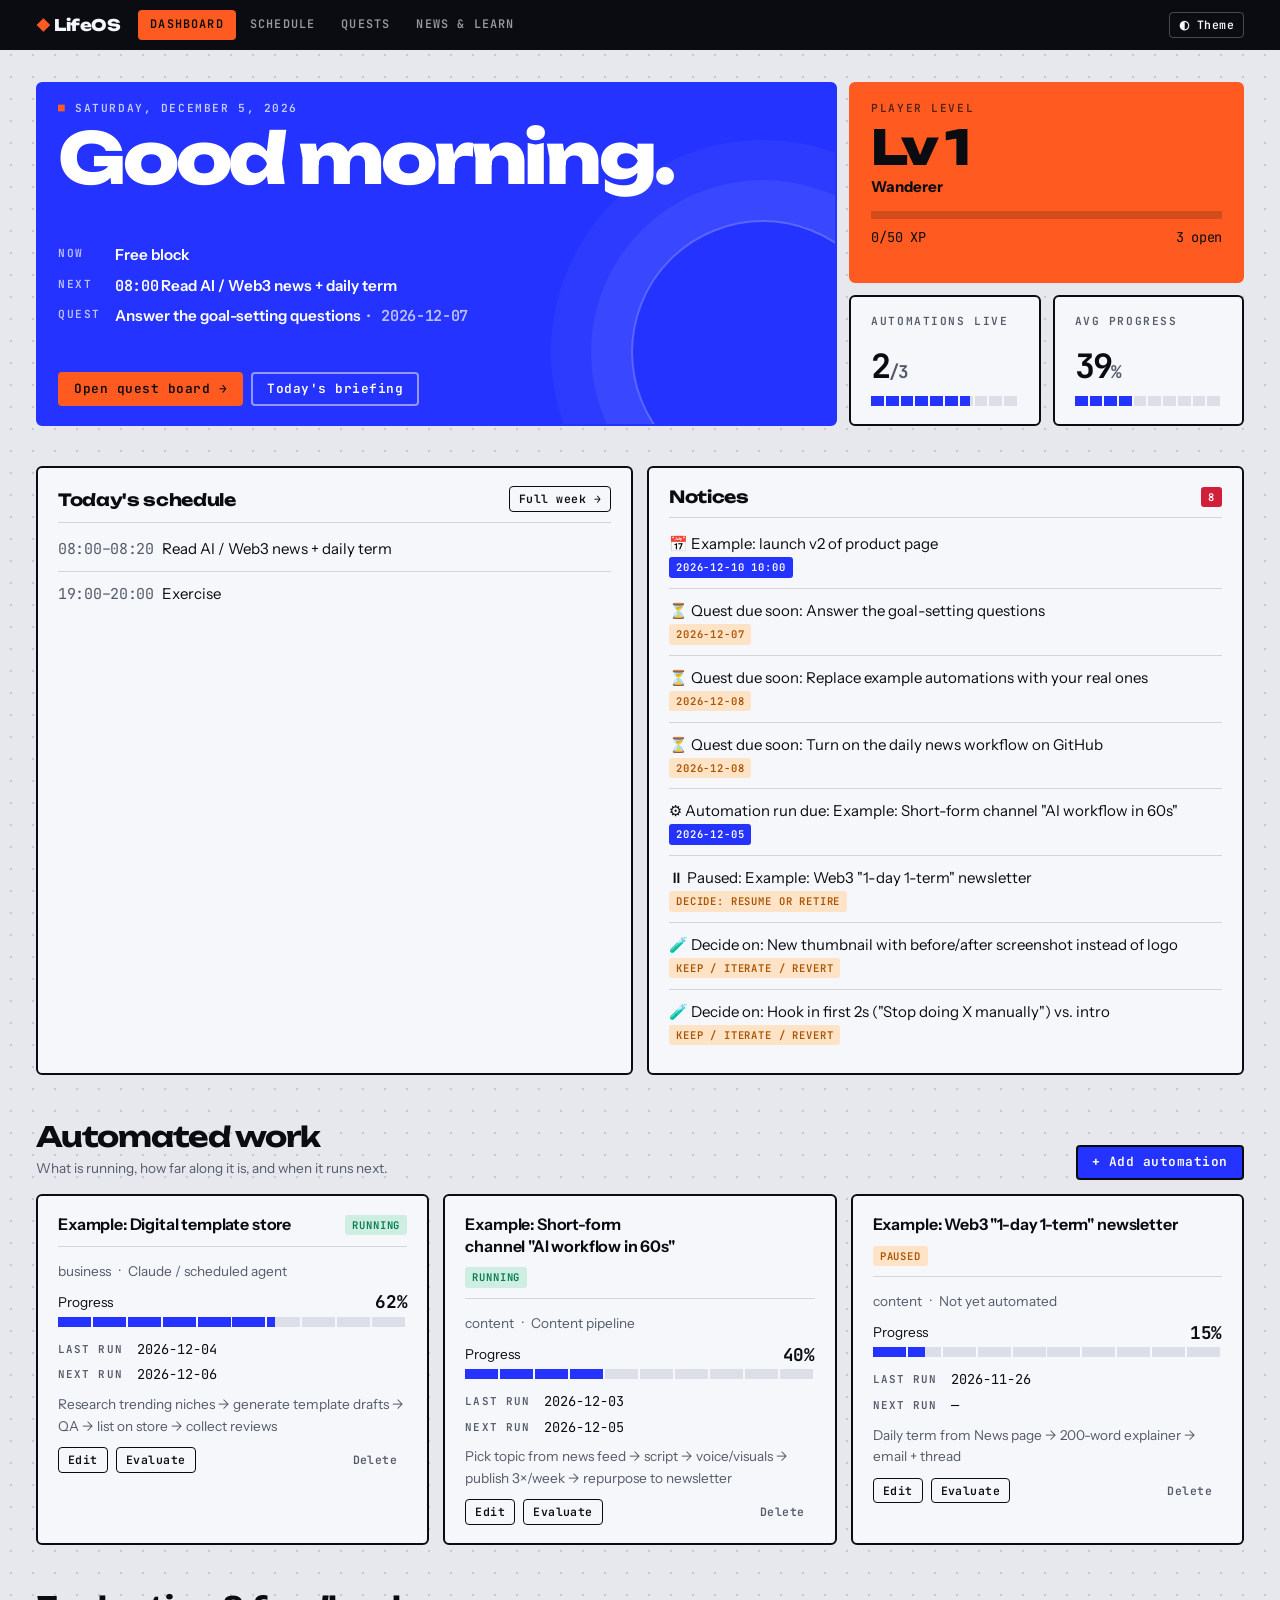
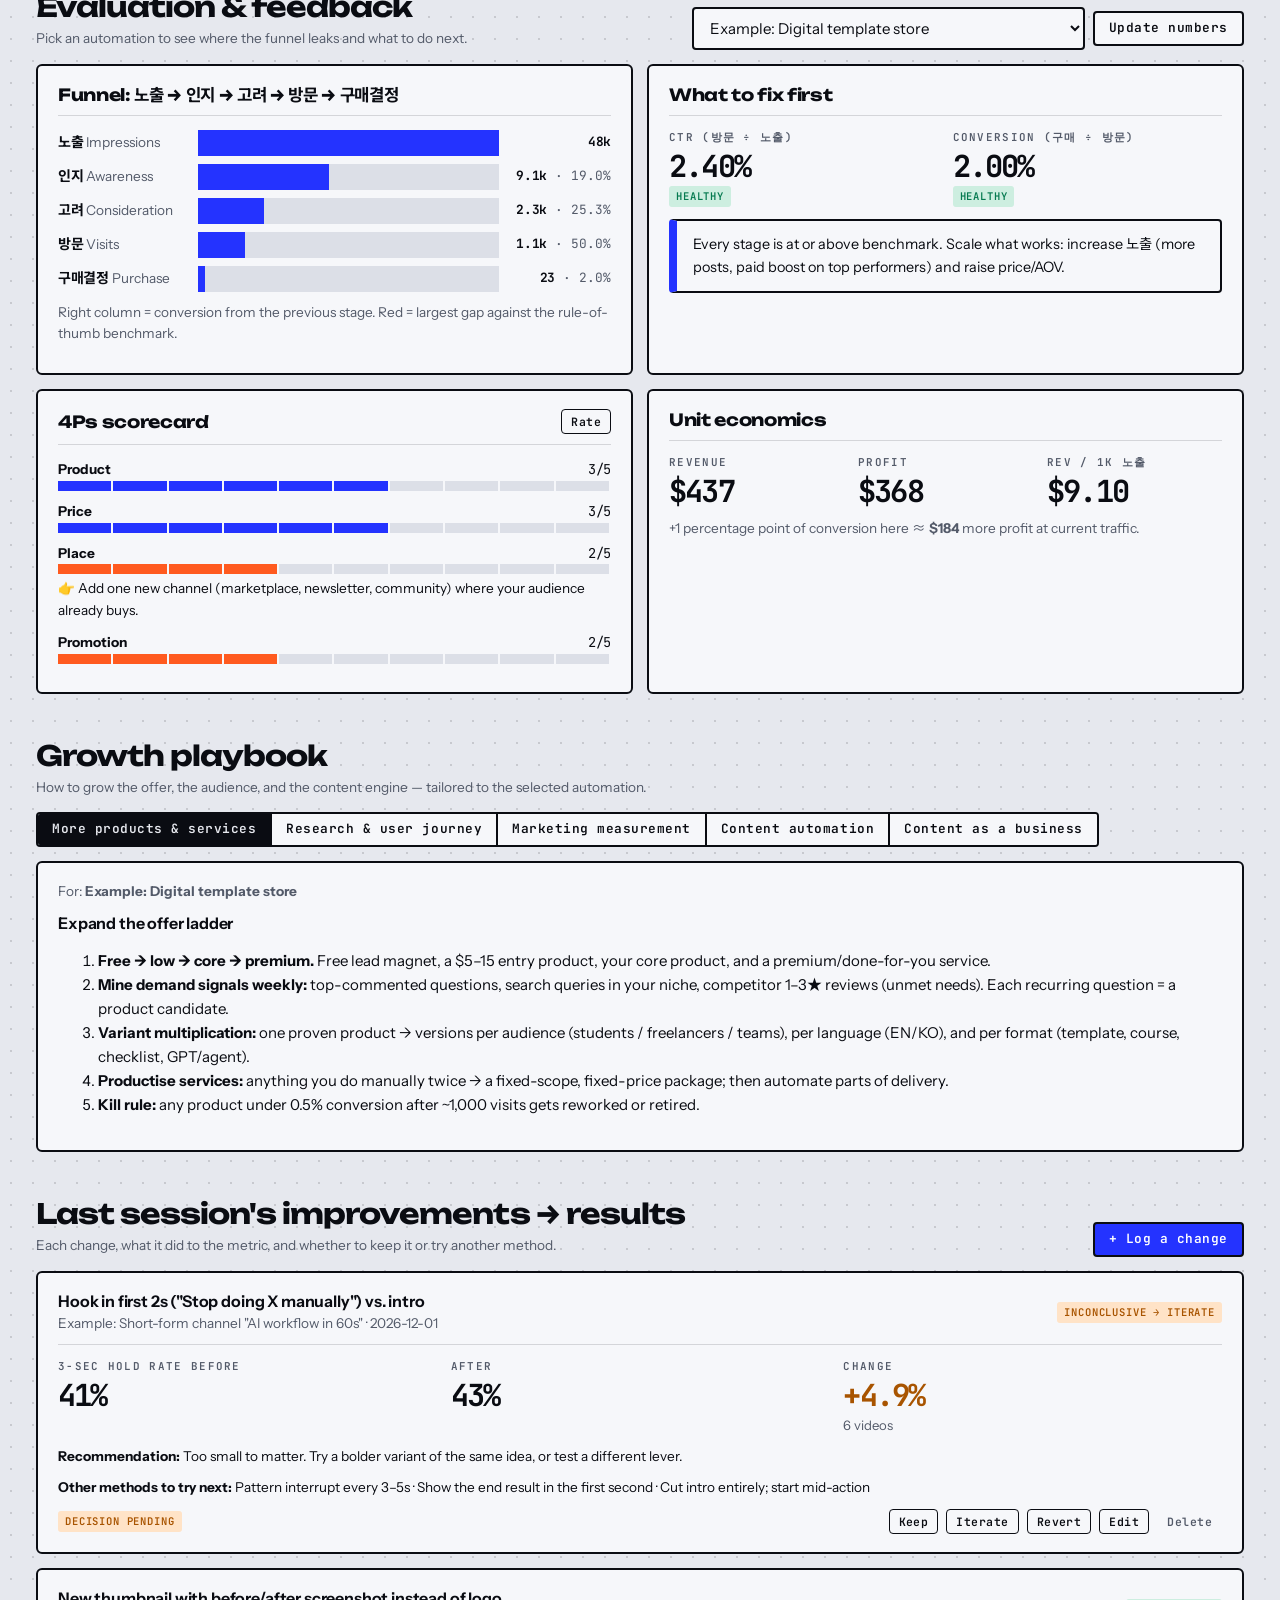
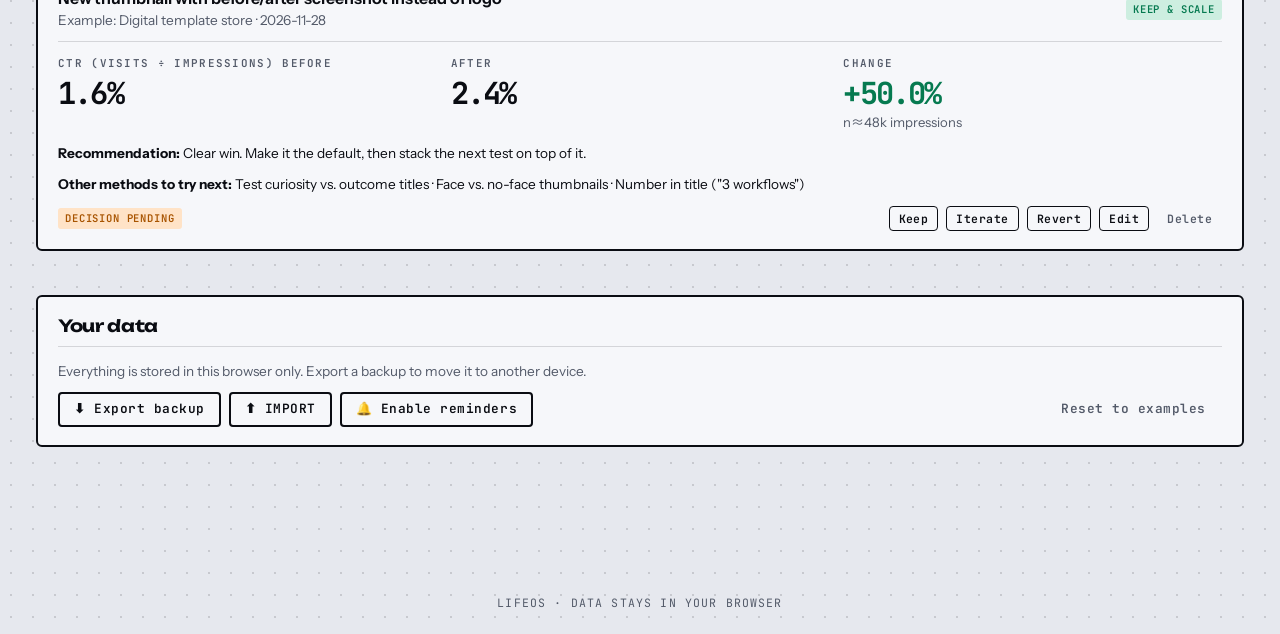
<file: index.html>
<!doctype html>
<html lang="en">
<head>
  <meta charset="utf-8">
  <meta name="viewport" content="width=device-width, initial-scale=1">
  <title>LifeOS Dashboard</title>
  <link rel="preconnect" href="https://fonts.googleapis.com">
  <link rel="preconnect" href="https://fonts.gstatic.com" crossorigin>
  <link rel="stylesheet" href="https://fonts.googleapis.com/css2?family=Unbounded:wght@600;700;800&family=Instrument+Sans:wght@400;500;600;700&family=JetBrains+Mono:wght@500;600;700&family=Noto+Sans+KR:wght@400;500;700&display=swap">
  <link rel="stylesheet" href="assets/style.css">
</head>
<body>
<main>
  <section class="bento" id="bento">
    <div class="tile tile-hero">
      <div style="position:relative;z-index:1">
        <p class="eyebrow" id="today"></p>
        <h1 id="greet">Command center</h1>
      </div>
      <dl class="nownext" id="nownext"></dl>
      <div class="row" style="position:relative;z-index:1">
        <a class="btn btn-primary" href="quests.html">Open quest board →</a>
        <a class="btn" href="news.html">Today's briefing</a>
      </div>
    </div>
    <a class="tile tile-quest" href="quests.html" id="questTile"></a>
    <div class="tile tile-stat" id="st1"></div>
    <div class="tile tile-stat" id="st2"></div>
  </section>

  <!-- Today + notices -->
  <section class="grid g2">
    <div class="card">
      <div class="card-head"><h2>Today's schedule</h2><a class="btn btn-sm" href="schedule.html">Full week →</a></div>
      <ul class="list" id="todayList"></ul>
    </div>
    <div class="card">
      <div class="card-head"><h2>Notices</h2><span class="pill bad" id="noticeCount"></span></div>
      <ul class="list" id="notices"></ul>
    </div>
  </section>

  <!-- Automations -->
  <section>
    <div class="section-title">
      <div><h2>Automated work</h2><p class="muted small">What is running, how far along it is, and when it runs next.</p></div>
      <button class="btn-primary" id="addAuto">+ Add automation</button>
    </div>
    <div class="grid g3" id="autos"></div>
  </section>

  <!-- Evaluation -->
  <section>
    <div class="section-title">
      <div><h2>Evaluation & feedback</h2><p class="muted small">Pick an automation to see where the funnel leaks and what to do next.</p></div>
      <div class="row" style="min-width:0;max-width:100%"><select id="evalPick" style="width:auto;max-width:100%;min-width:0;flex:1"></select><button id="editFunnel">Update numbers</button></div>
    </div>
    <div class="grid g2">
      <div class="card">
        <div class="card-head"><h2>Funnel: 노출 → 인지 → 고려 → 방문 → 구매결정</h2></div>
        <div class="funnel" id="funnel"></div>
        <p class="muted small" style="margin-top:10px">Right column = conversion from the previous stage. Red = largest gap against the rule-of-thumb benchmark.</p>
      </div>
      <div class="card">
        <div class="card-head"><h2>What to fix first</h2></div>
        <div id="diagnosis"></div>
      </div>
      <div class="card">
        <div class="card-head"><h2>4Ps scorecard</h2><button class="btn-sm" id="edit4p">Rate</button></div>
        <div id="fourP"></div>
      </div>
      <div class="card">
        <div class="card-head"><h2>Unit economics</h2></div>
        <div id="econ"></div>
      </div>
    </div>
  </section>

  <!-- Growth playbook -->
  <section>
    <div class="section-title"><div><h2>Growth playbook</h2><p class="muted small">How to grow the offer, the audience, and the content engine — tailored to the selected automation.</p></div></div>
    <div class="tabs" id="pbTabs"></div>
    <div class="card" id="playbook"></div>
  </section>

  <!-- Improvement log -->
  <section>
    <div class="section-title">
      <div><h2>Last session's improvements → results</h2><p class="muted small">Each change, what it did to the metric, and whether to keep it or try another method.</p></div>
      <button class="btn-primary" id="addExp">+ Log a change</button>
    </div>
    <div class="grid" id="exps"></div>
  </section>

  <section class="card">
    <div class="card-head"><h2>Your data</h2></div>
    <p class="muted small">Everything is stored in this browser only. Export a backup to move it to another device.</p>
    <div class="row">
      <button id="exportBtn">⬇ Export backup</button>
      <label class="btn" style="margin:0">⬆ Import<input type="file" accept="application/json" id="importInput" hidden></label>
      <button id="notifyBtn">🔔 Enable reminders</button>
      <span class="spacer"></span>
      <button class="btn-ghost" id="resetBtn">Reset to examples</button>
    </div>
  </section>
</main>
<footer class="foot">LifeOS · data stays in your browser</footer>
<script src="assets/app.js"></script>
<script src="assets/dashboard.js"></script>
</body>
</html>
</file>
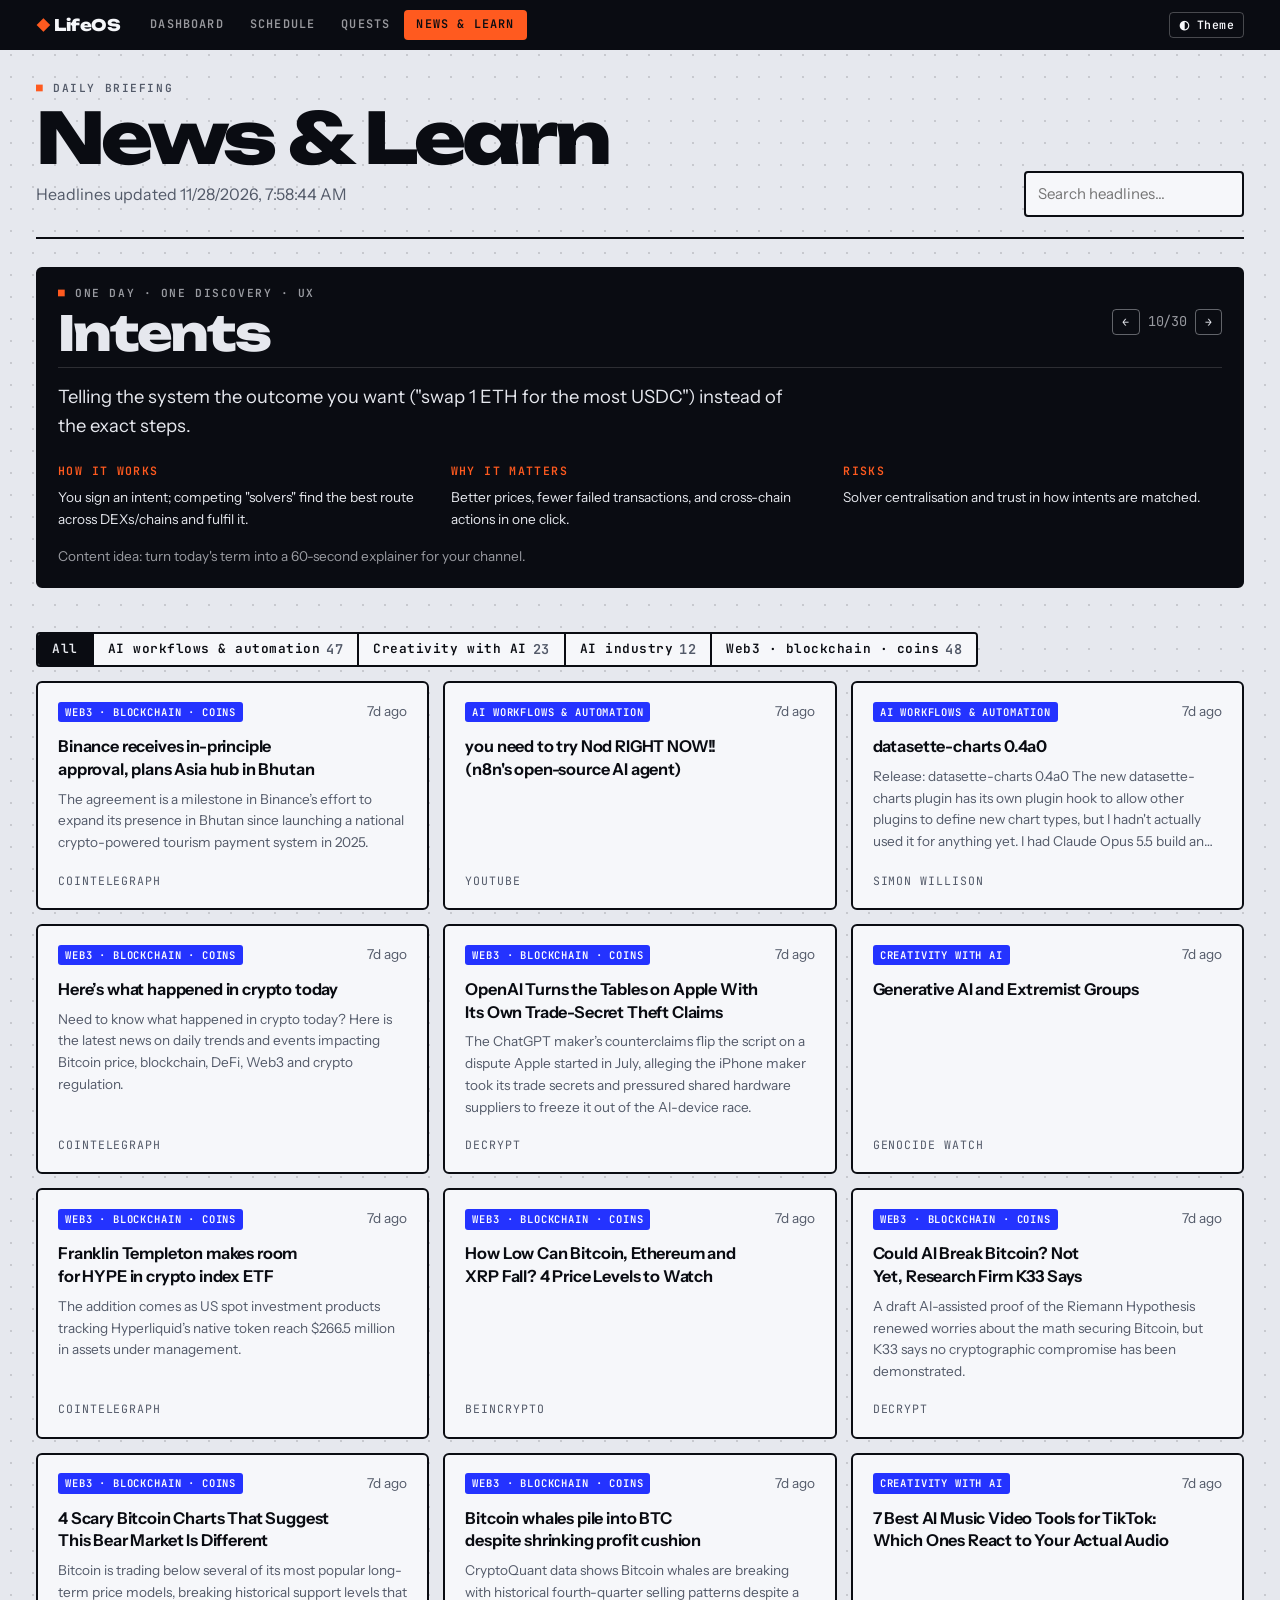
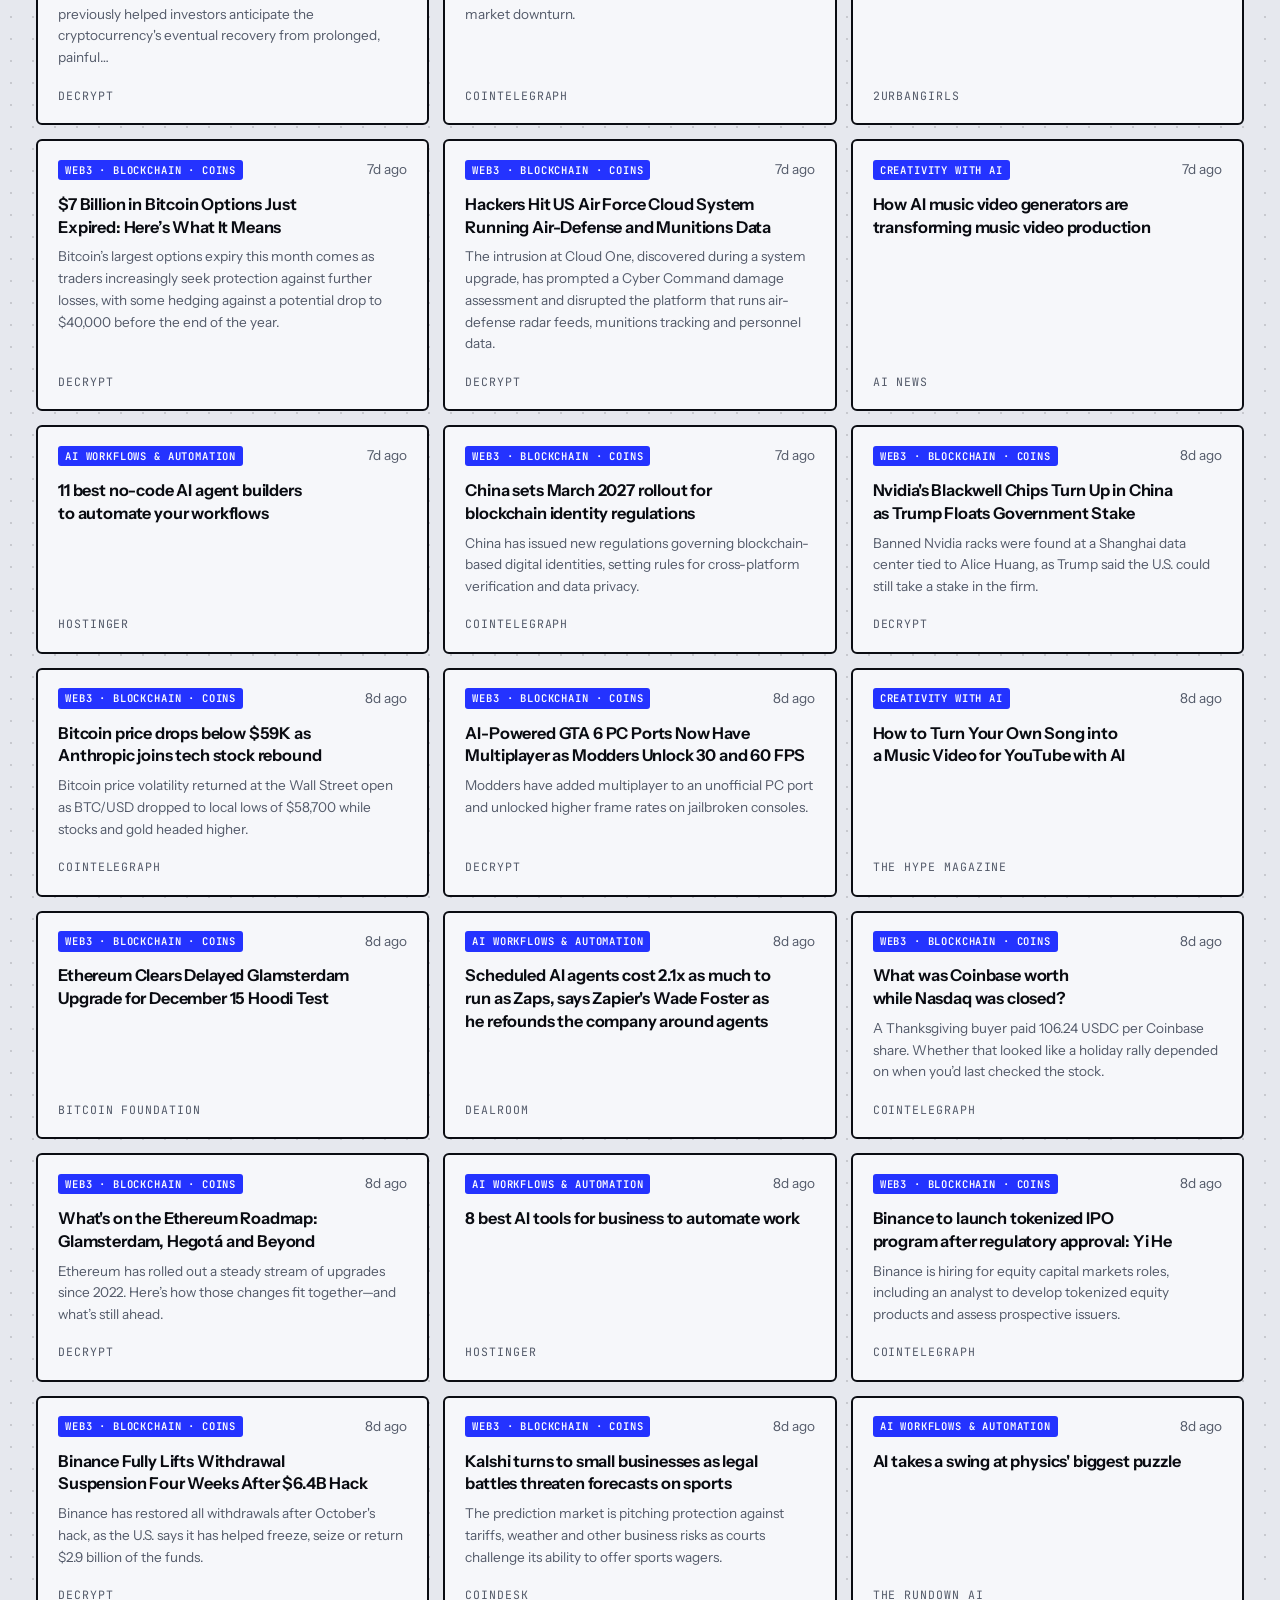
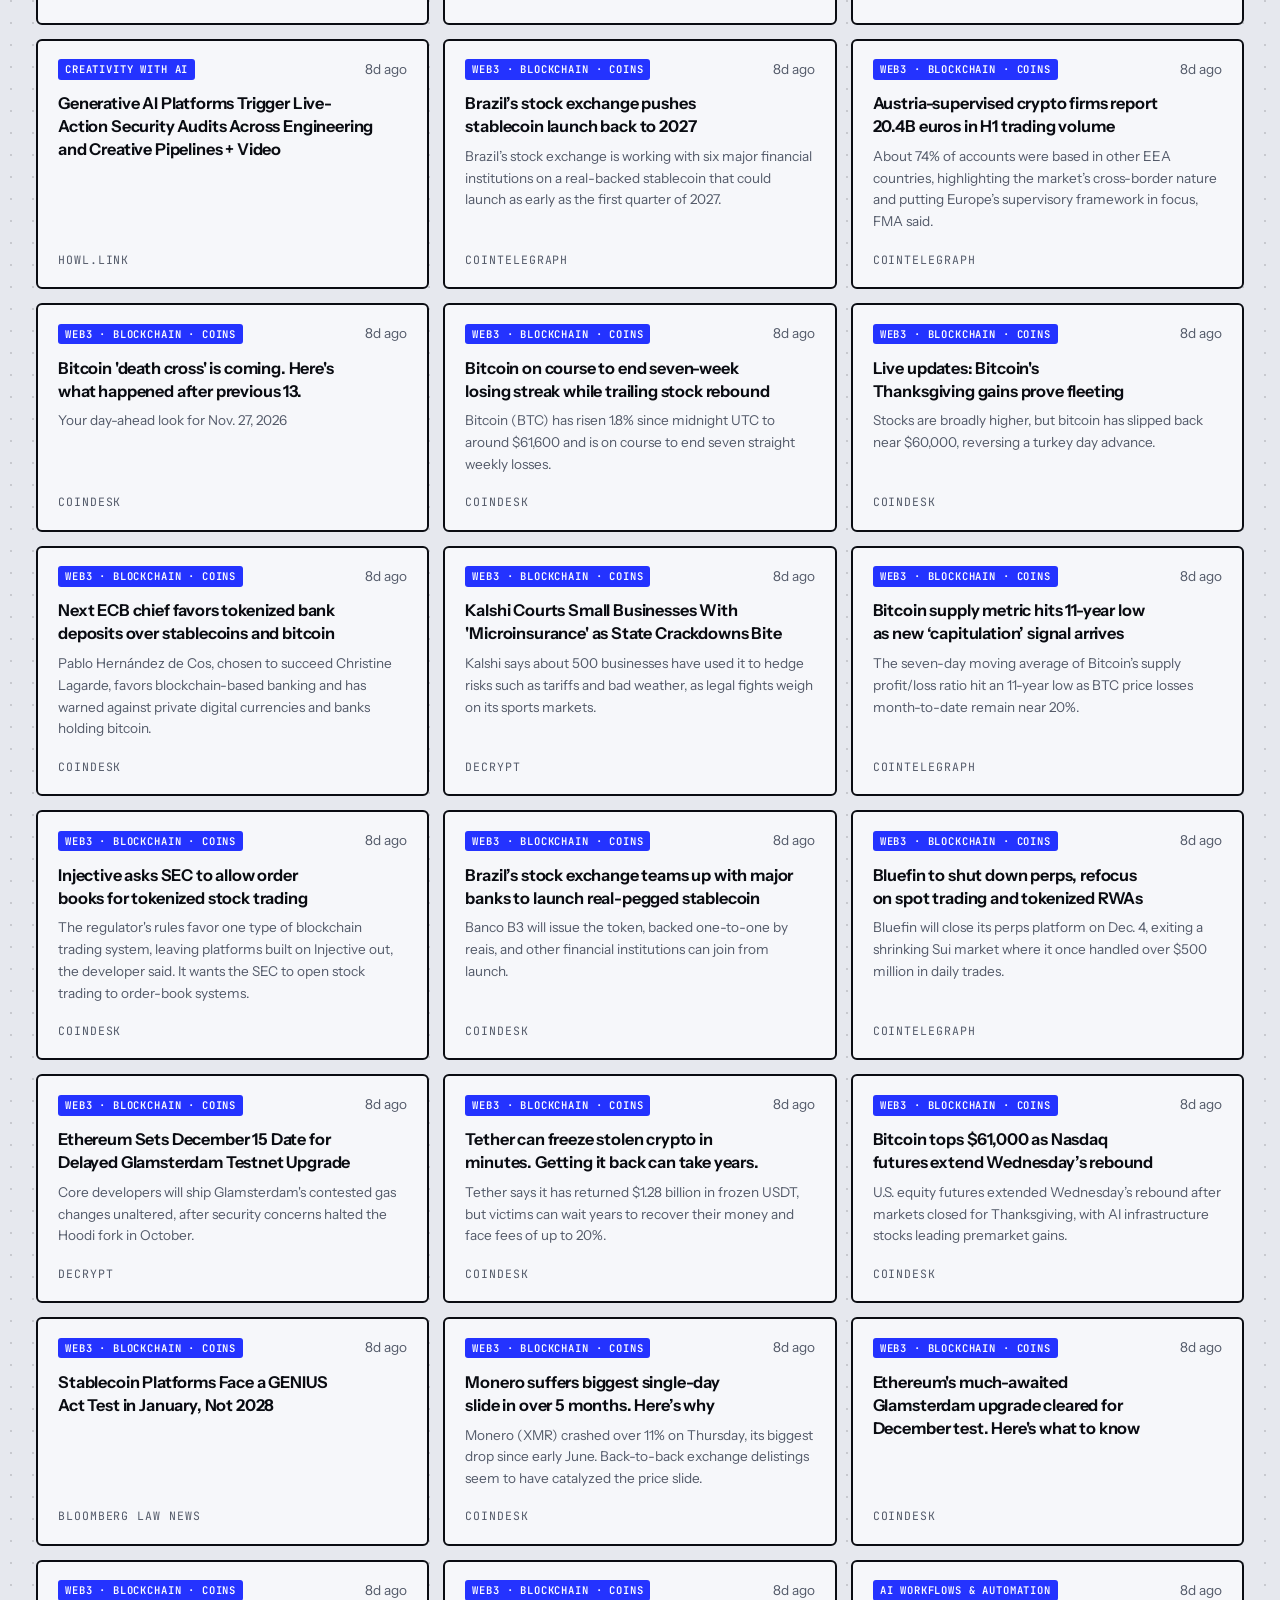
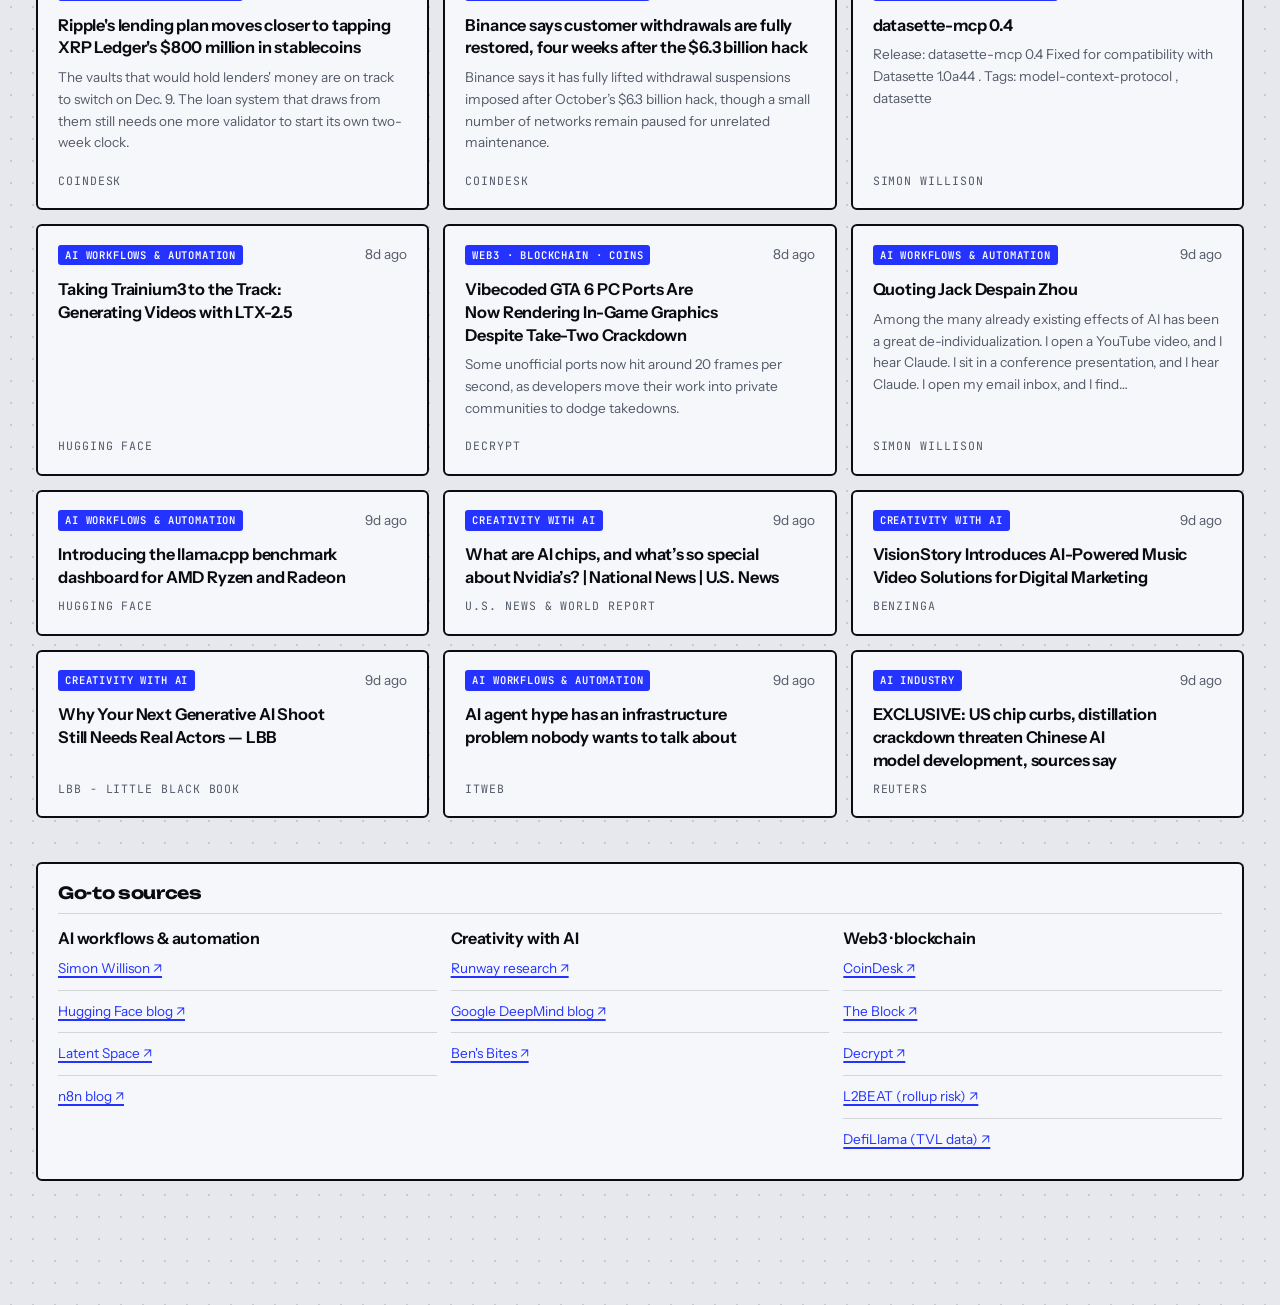
<file: news.html>
<!doctype html>
<html lang="en">
<head>
  <meta charset="utf-8">
  <meta name="viewport" content="width=device-width, initial-scale=1">
  <title>LifeOS News & Learn</title>
  <link rel="preconnect" href="https://fonts.googleapis.com">
  <link rel="preconnect" href="https://fonts.gstatic.com" crossorigin>
  <link rel="stylesheet" href="https://fonts.googleapis.com/css2?family=Unbounded:wght@600;700;800&family=Instrument+Sans:wght@400;500;600;700&family=JetBrains+Mono:wght@500;600;700&family=Noto+Sans+KR:wght@400;500;700&display=swap">
  <link rel="stylesheet" href="assets/style.css">
</head>
<body>
<main>
  <div class="page-head">
    <div><p class="eyebrow">Daily briefing</p><h1>News & Learn</h1><p class="muted" id="updated"></p></div>
    <div class="row"><input id="search" placeholder="Search headlines…" style="width:220px"></div>
  </div>

  <!-- Term of the day -->
  <section class="card term" id="term"></section>

  <section>
    <div class="tabs" id="tabs"></div>
    <div class="grid g3" id="news"></div>
  </section>

  <section class="card">
    <div class="card-head"><h2>Go-to sources</h2></div>
    <div class="grid g3" id="sources"></div>
  </section>
</main>
<script src="assets/app.js"></script>
<script src="assets/glossary.js"></script>
<script src="assets/news.js"></script>
</body>
</html>
</file>
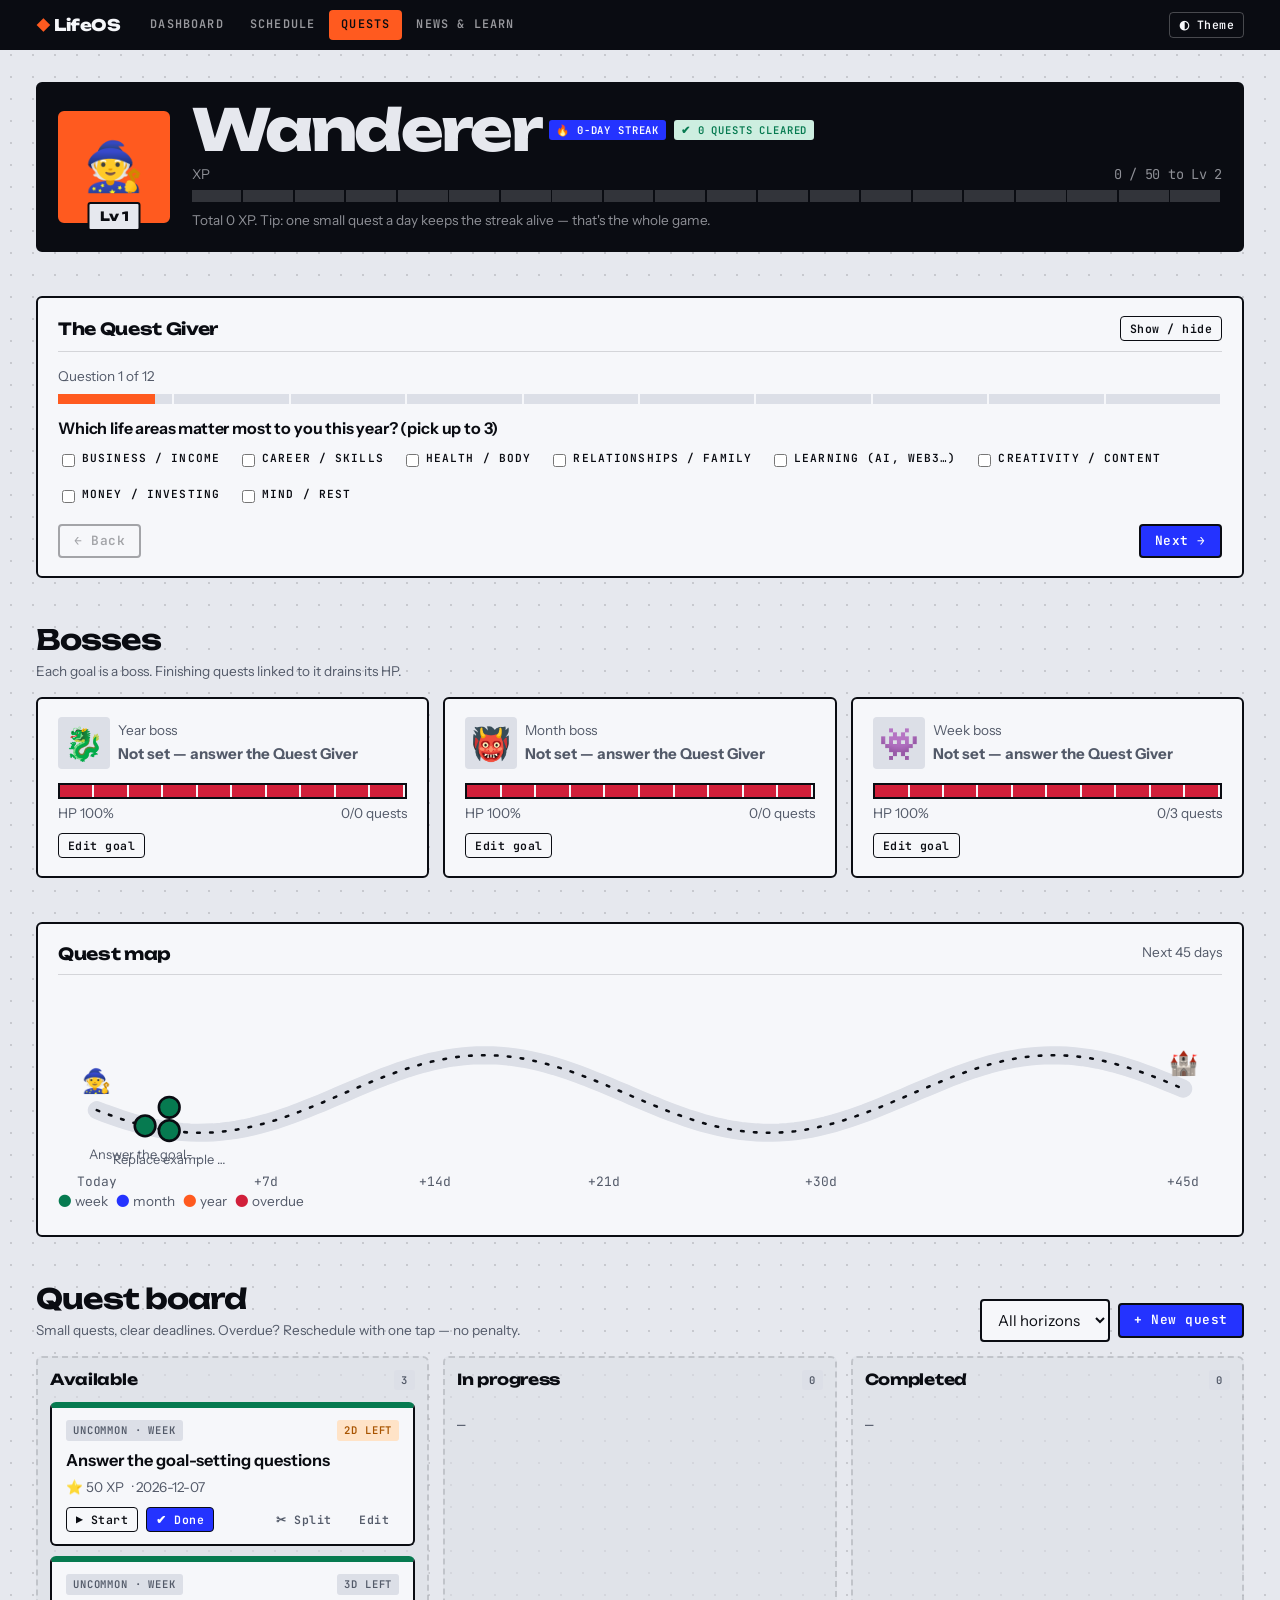
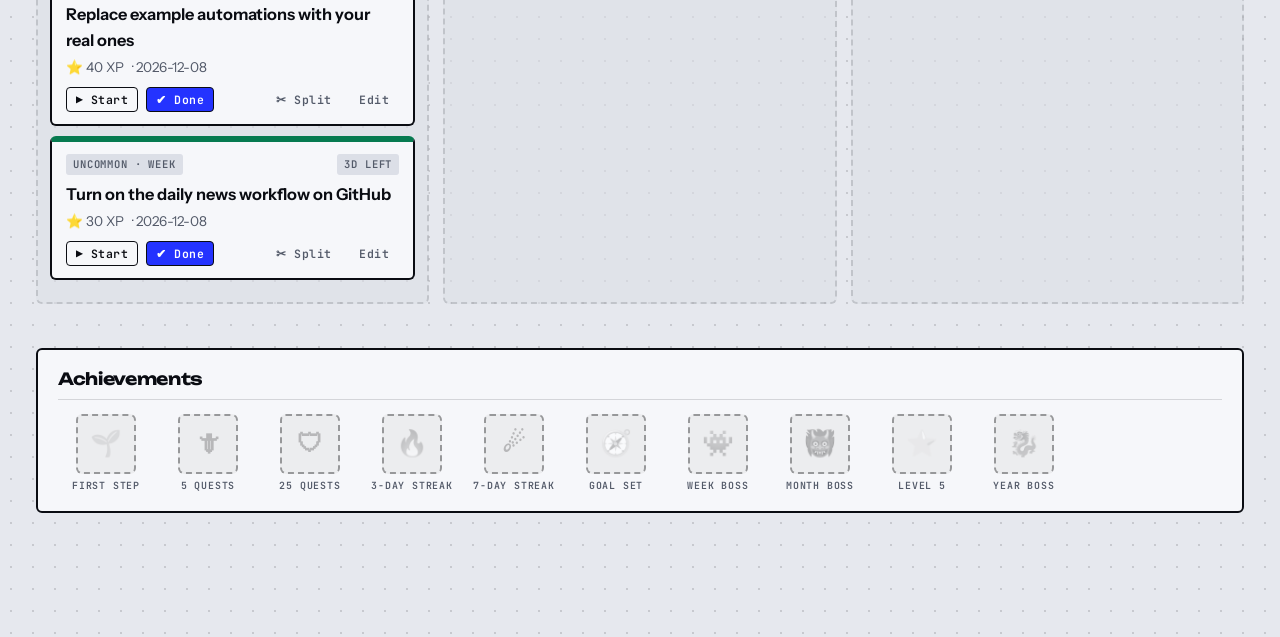
<file: quests.html>
<!doctype html>
<html lang="en">
<head>
  <meta charset="utf-8">
  <meta name="viewport" content="width=device-width, initial-scale=1">
  <title>LifeOS Quest Board</title>
  <link rel="preconnect" href="https://fonts.googleapis.com">
  <link rel="preconnect" href="https://fonts.gstatic.com" crossorigin>
  <link rel="stylesheet" href="https://fonts.googleapis.com/css2?family=Unbounded:wght@600;700;800&family=Instrument+Sans:wght@400;500;600;700&family=JetBrains+Mono:wght@500;600;700&family=Noto+Sans+KR:wght@400;500;700&display=swap">
  <link rel="stylesheet" href="assets/style.css">
  <style>
    .hero { display: grid; grid-template-columns: auto 1fr; gap: 22px; align-items: center; background: var(--ink); color: var(--bg); border-color: var(--ink); }
    .hero h1 { color: var(--bg); font-size: clamp(2rem, 5vw, 3.6rem); }
    .hero .muted { color: color-mix(in srgb, var(--bg) 60%, transparent); }
    .hero .bar { background: color-mix(in srgb, var(--bg) 18%, transparent); height: 14px; }
    .hero .bar::after { background: repeating-linear-gradient(90deg, transparent 0 calc(5% - 2px), var(--ink) calc(5% - 2px) 5%); }
    .avatar { width: 112px; height: 112px; border-radius: 6px; display: grid; place-items: center; font-size: 3rem;
      background: var(--signal); color: var(--signal-ink); position: relative; border: 2px solid var(--signal); }
    .avatar .lv { position: absolute; bottom: -10px; left: 50%; transform: translateX(-50%); background: var(--bg); color: var(--ink); font: 800 .8rem/1 var(--f-display); padding: 6px 10px; border-radius: 3px; border: 2px solid var(--ink); white-space: nowrap; }
    @media (max-width: 520px) { .hero { grid-template-columns: 1fr; } .avatar { width: 84px; height: 84px; font-size: 2.2rem; } }
    .boss { position: relative; overflow: hidden; }
    .boss .icon { font-size: 2rem; width: 52px; height: 52px; display: grid; place-items: center; background: var(--surface-2); border-radius: 4px; flex: none; }
    .boss .hp { height: 16px; background: var(--surface-2); overflow: hidden; margin-top: 14px; position: relative; border: 2px solid var(--line); }
    .boss .hp::after { content: ""; position: absolute; inset: 0; background: repeating-linear-gradient(90deg, transparent 0 calc(10% - 2px), var(--surface) calc(10% - 2px) 10%); }
    .boss .hp span { display: block; height: 100%; background: var(--bad); transition: width .5s ease; }
    .boss.slain { background: var(--good-soft); }
    .boss.slain::after { content: 'DEFEATED'; position: absolute; top: 14px; right: -34px; transform: rotate(35deg); background: var(--good); color: #fff; font: 700 .65rem/1 var(--f-mono); letter-spacing: .1em; padding: 5px 40px; }
    .board { display: grid; grid-template-columns: repeat(3, minmax(0, 1fr)); gap: 14px; }
    @media (max-width: 860px) { .board { grid-template-columns: 1fr; } }
    .board > div { background: color-mix(in srgb, var(--surface-2) 60%, transparent); border: 2px dashed var(--hair); border-radius: 6px; padding: 12px; min-width: 0; }
    .col-h { display: flex; justify-content: space-between; align-items: center; font: 700 .95rem/1 var(--f-display); letter-spacing: -.02em; margin-bottom: 12px; }
    .qcard { background: var(--surface); border: 2px solid var(--line); border-top-width: 6px; border-radius: 6px; padding: 12px 14px; margin-bottom: 10px; transition: transform .12s, box-shadow .12s; }
    .qcard:hover { transform: translate(-2px, -2px); box-shadow: var(--pop); }
    .qcard.r-daily { border-top-color: var(--muted); } .qcard.r-week { border-top-color: var(--good); }
    .qcard.r-month { border-top-color: var(--accent); } .qcard.r-year { border-top-color: var(--signal); }
    .qcard.overdue { background: var(--bad-soft); }
    .qcard.done { opacity: .6; }
    .qcard.done .qt { text-decoration: line-through; }
    .qt { font-weight: 650; font-size: 1.02rem; }
    .map { overflow-x: auto; padding: 8px 0 4px; }
    .map svg { display: block; min-width: 640px; }
    .badge { display: inline-flex; flex-direction: column; align-items: center; width: 96px; text-align: center; font: 600 .62rem/1.3 var(--f-mono); letter-spacing: .08em; text-transform: uppercase; color: var(--muted); }
    .badge .b { width: 60px; height: 60px; border-radius: 6px; display: grid; place-items: center; font-size: 1.6rem; background: var(--surface-2); filter: grayscale(1); opacity: .4; margin-bottom: 6px; border: 2px dashed var(--line); }
    .badge.on .b { filter: none; opacity: 1; background: var(--signal); border: 2px solid var(--line); box-shadow: 3px 3px 0 var(--line); }
    .badge.on { color: var(--text); }
    .burst { position: fixed; pointer-events: none; font-size: 1.4rem; z-index: 60; animation: fly 1s ease-out forwards; }
    @keyframes fly { to { transform: translate(var(--dx), var(--dy)) rotate(240deg); opacity: 0; } }
    @media (prefers-reduced-motion: reduce) { .burst { display: none; } }
  </style>
</head>
<body>
<main>
  <!-- Player -->
  <section class="card hero" id="player"></section>

  <!-- Goal setup -->
  <section class="card" id="goalCard">
    <div class="card-head"><h2>The Quest Giver</h2><button class="btn-sm" id="toggleQ">Show / hide</button></div>
    <div id="questionnaire"></div>
  </section>

  <!-- Bosses -->
  <section>
    <div class="section-title"><div><h2>Bosses</h2><p class="muted small">Each goal is a boss. Finishing quests linked to it drains its HP.</p></div></div>
    <div class="grid g3" id="bosses"></div>
  </section>

  <!-- Map -->
  <section class="card">
    <div class="card-head"><h2>Quest map</h2><span class="small muted">Next 45 days</span></div>
    <div class="map" id="map"></div>
  </section>

  <!-- Board -->
  <section>
    <div class="section-title">
      <div><h2>Quest board</h2><p class="muted small">Small quests, clear deadlines. Overdue? Reschedule with one tap — no penalty.</p></div>
      <div class="row"><select id="filter" style="width:auto"><option value="">All horizons</option><option value="daily">Daily</option><option value="week">Week</option><option value="month">Month</option><option value="year">Year</option></select>
      <button class="btn-primary" id="addQuest">+ New quest</button></div>
    </div>
    <div class="board" id="board"></div>
  </section>

  <section class="card">
    <div class="card-head"><h2>Achievements</h2></div>
    <div class="row" id="badges" style="gap:6px"></div>
  </section>
</main>
<script src="assets/app.js"></script>
<script src="assets/quests.js"></script>
</body>
</html>
</file>
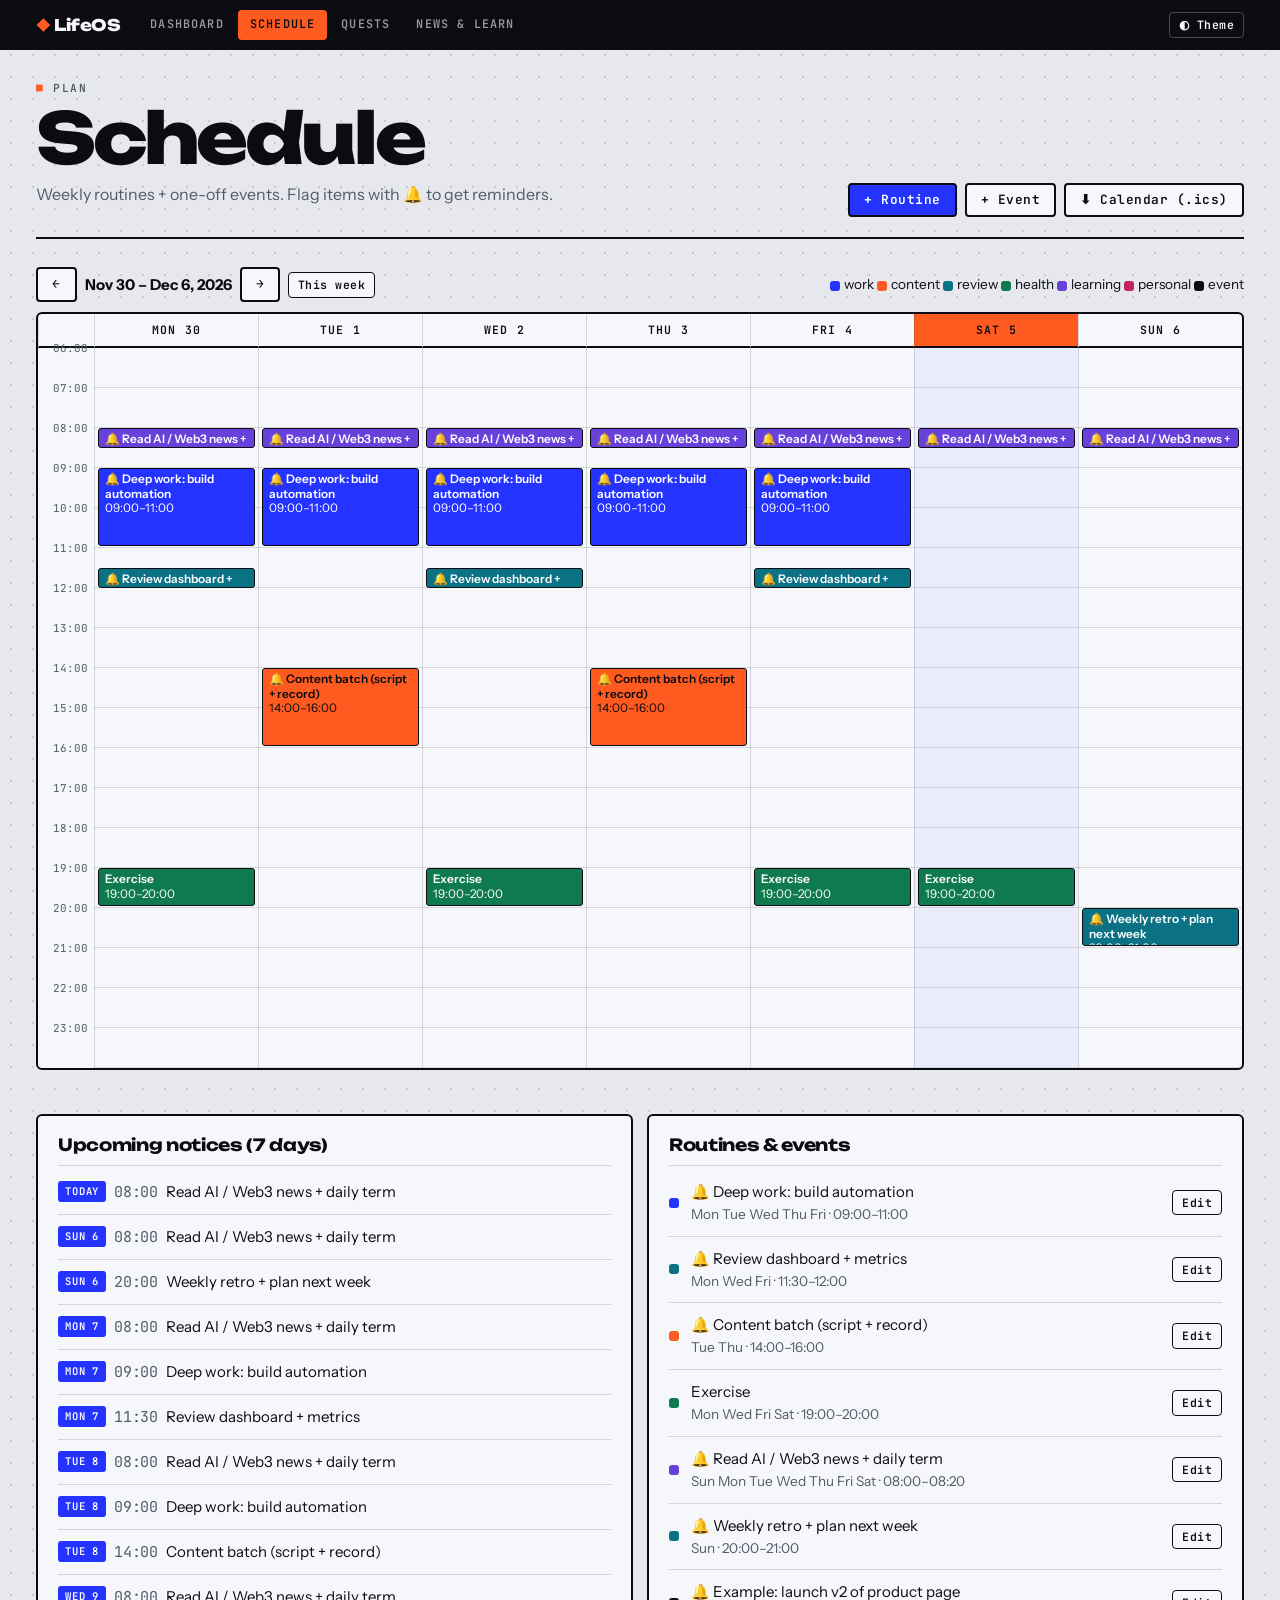
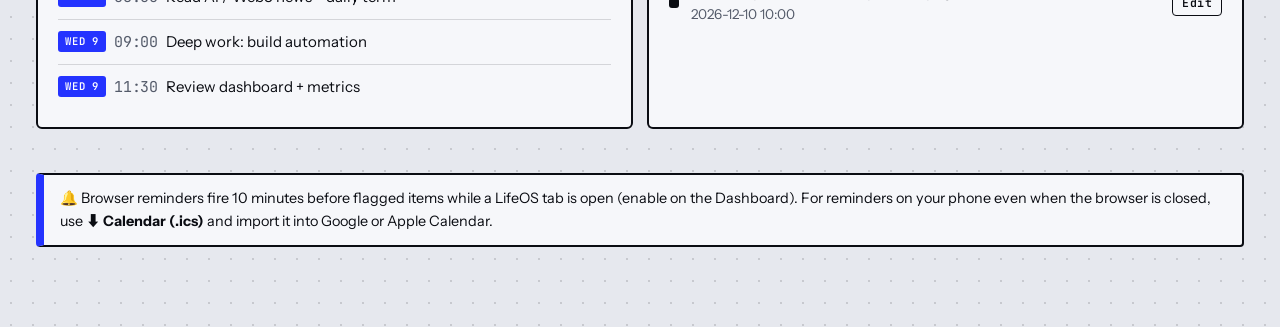
<file: schedule.html>
<!doctype html>
<html lang="en">
<head>
  <meta charset="utf-8">
  <meta name="viewport" content="width=device-width, initial-scale=1">
  <title>LifeOS Schedule</title>
  <link rel="preconnect" href="https://fonts.googleapis.com">
  <link rel="preconnect" href="https://fonts.gstatic.com" crossorigin>
  <link rel="stylesheet" href="https://fonts.googleapis.com/css2?family=Unbounded:wght@600;700;800&family=Instrument+Sans:wght@400;500;600;700&family=JetBrains+Mono:wght@500;600;700&family=Noto+Sans+KR:wght@400;500;700&display=swap">
  <link rel="stylesheet" href="assets/style.css">
  <style>
    .week { display: grid; grid-template-columns: 56px repeat(7, minmax(0, 1fr)); border: 2px solid var(--line); border-radius: var(--radius); background: var(--surface); overflow: hidden; }
    .week .dh { padding: 10px 6px; text-align: center; font: 600 .72rem/1 var(--f-mono); letter-spacing: .1em; text-transform: uppercase; border-bottom: 2px solid var(--line); border-left: 1px solid var(--border); }
    .week .dh.today { background: var(--signal); color: var(--signal-ink); }
    .week .hours { position: relative; }
    .week .hours div { height: 40px; font: .68rem var(--f-mono); color: var(--muted); text-align: right; padding-right: 6px; transform: translateY(-7px); }
    .week .col { position: relative; border-left: 1px solid var(--border); background-image: repeating-linear-gradient(to bottom, transparent 0 39px, var(--border) 39px 40px); }
    .week .col.today { background-color: color-mix(in srgb, var(--accent-soft) 35%, transparent); }
    .blk { position: absolute; left: 3px; right: 3px; border-radius: 3px; border: 1.5px solid var(--line); padding: 3px 6px; font-size: .74rem; line-height: 1.25; overflow: hidden; cursor: pointer; color: #fff; }
    .blk b { display: block; font-weight: 600; }
    .nowline { position: absolute; left: 0; right: 0; height: 3px; background: var(--signal); z-index: 2; }
    .cat-work { background: var(--accent); } .cat-content { background: var(--signal); color: var(--signal-ink) !important; } .cat-review { background: #0b7285; }
    .cat-health { background: #0f7a4f; } .cat-learning { background: #6741d9; } .cat-personal { background: #c2255c; } .cat-event { background: var(--ink); color: var(--bg) !important; }
    .dot { display: inline-block; width: 10px; height: 10px; border-radius: 3px; margin-right: 4px; vertical-align: middle; }
    @media (max-width: 760px) { .week { display: none; } #agenda { display: block !important; } }
  </style>
</head>
<body>
<main>
  <div class="page-head">
    <div><p class="eyebrow">Plan</p><h1>Schedule</h1><p class="muted">Weekly routines + one-off events. Flag items with 🔔 to get reminders.</p></div>
    <div class="row">
      <button id="addRoutine" class="btn-primary">+ Routine</button>
      <button id="addEvent">+ Event</button>
      <button id="icsBtn" title="Import into Google/Apple Calendar for phone reminders">⬇ Calendar (.ics)</button>
    </div>
  </div>

  <section>
    <div class="row" style="margin-bottom:10px"><button id="prevW">←</button><b id="weekLabel"></b><button id="nextW">→</button><button class="btn-sm" id="thisW">This week</button><span class="spacer"></span><span class="small" id="legend"></span></div>
    <div class="week" id="week"></div>
    <div id="agenda" style="display:none"></div>
  </section>

  <section class="grid g2">
    <div class="card">
      <div class="card-head"><h2>Upcoming notices (7 days)</h2></div>
      <ul class="list" id="upcoming"></ul>
    </div>
    <div class="card">
      <div class="card-head"><h2>Routines & events</h2></div>
      <ul class="list" id="allItems"></ul>
    </div>
  </section>
  <div class="callout small">🔔 Browser reminders fire 10 minutes before flagged items while a LifeOS tab is open (enable on the Dashboard). For reminders on your phone even when the browser is closed, use <b>⬇ Calendar (.ics)</b> and import it into Google or Apple Calendar.</div>
</main>
<script src="assets/app.js"></script>
<script src="assets/schedule.js"></script>
</body>
</html>
</file>
<file: assets/style.css>
/* LifeOS: "mission control" identity.
   Layout: bento command grid. Ink-ruled tiles, two colour-blocked hero tiles (cobalt = you, signal orange = quests),
   wide display type for headlines, mono for every number and label. */
:root {
  --bg: #e6e8ee;          /* cool steel paper */
  --surface: #f6f7fa;
  --surface-2: #dcdfe7;
  --ink: #0a0c12;
  --text: #0a0c12;
  --muted: #535a69;
  --line: #0a0c12;        /* rules + borders are ink, not grey */
  --hair: rgba(10, 12, 18, .14);
  --accent: #2433ff;      /* electric cobalt */
  --accent-ink: #ffffff;
  --accent-soft: #d6d9ff;
  --signal: #ff5a1f;      /* signal orange */
  --signal-ink: #0a0c12;
  --good: #067a50; --good-soft: #cdeee0;
  --warn: #a85400; --warn-soft: #ffe3c7;
  --bad: #d11f3a;  --bad-soft: #ffd9de;
  --gold: #ffb800;
  --border: var(--hair);
  --border-strong: var(--line);
  --radius: 6px;
  --shadow: none;
  --pop: 5px 5px 0 var(--line);
  --f-display: "Unbounded", "Noto Sans KR", system-ui, sans-serif;
  --f-body: "Instrument Sans", "Noto Sans KR", system-ui, -apple-system, sans-serif;
  --f-mono: "JetBrains Mono", ui-monospace, "SFMono-Regular", Menlo, monospace;
  --nav-bg: #0a0c12;
  --nav-ink: #f6f7fa;
  color-scheme: light;
}
@media (prefers-color-scheme: dark) {
  :root:not([data-theme="light"]) {
    --bg: #0b0d12; --surface: #13161e; --surface-2: #1c2030; --ink: #eef0f6; --text: #eef0f6; --muted: #949bad;
    --line: #3b4257; --hair: rgba(238, 240, 246, .10); --accent: #5664ff; --accent-soft: #1d2150;
    --signal: #ff6b34; --good: #3ddc97; --good-soft: #0f2a20; --warn: #ffa94d; --warn-soft: #2e1e0c;
    --bad: #ff5c74; --bad-soft: #35121a; --pop: 5px 5px 0 #000; --nav-bg: #05060a; color-scheme: dark;
  }
}
:root[data-theme="dark"] {
  --bg: #0b0d12; --surface: #13161e; --surface-2: #1c2030; --ink: #eef0f6; --text: #eef0f6; --muted: #949bad;
  --line: #3b4257; --hair: rgba(238, 240, 246, .10); --accent: #5664ff; --accent-soft: #1d2150;
  --signal: #ff6b34; --good: #3ddc97; --good-soft: #0f2a20; --warn: #ffa94d; --warn-soft: #2e1e0c;
  --bad: #ff5c74; --bad-soft: #35121a; --pop: 5px 5px 0 #000; --nav-bg: #05060a; color-scheme: dark;
}

* { box-sizing: border-box; }
html, body { margin: 0; }
body {
  background-color: var(--bg); color: var(--text);
  background-image: radial-gradient(var(--hair) 1px, transparent 1px);
  background-size: 22px 22px;
  font: 15px/1.6 var(--f-body);
  -webkit-font-smoothing: antialiased;
  padding-left: max(0px, env(safe-area-inset-left, 0px)); padding-right: max(0px, env(safe-area-inset-right, 0px));
}
a { color: var(--accent); text-underline-offset: 3px; text-decoration-thickness: 1.5px; }
h1, h2, h3 { margin: 0 0 .5rem; text-wrap: balance; }
h1 { font: 800 clamp(2.2rem, 6vw, 4.4rem)/0.98 var(--f-display); letter-spacing: -.045em; }
h2 { font: 700 1.05rem/1.25 var(--f-display); letter-spacing: -.02em; text-transform: none; }
h3 { font: 650 1rem/1.35 var(--f-body); letter-spacing: -.01em; }
p { margin: 0 0 .6rem; }
.muted { color: var(--muted); }
.small { font-size: .85rem; }
.num, .mono { font-family: var(--f-mono); font-variant-numeric: tabular-nums; letter-spacing: -.02em; }
.eyebrow, .label-mono {
  font: 600 .7rem/1.2 var(--f-mono); letter-spacing: .14em; text-transform: uppercase; color: var(--muted); margin: 0 0 8px;
}
.eyebrow::before { content: "■ "; color: var(--signal); }
::selection { background: var(--signal); color: var(--signal-ink); }

/* ---------- Nav: ink command bar ---------- */
body::before { content: ""; position: fixed; inset: 0 0 auto; height: env(safe-area-inset-top, 0px); z-index: 11; background: var(--nav-bg); }
.topbar { position: sticky; top: env(safe-area-inset-top, 0px); z-index: 10; background: var(--nav-bg); color: var(--nav-ink); }
.topbar .inner {
  max-width: 1240px; margin: 0 auto; padding-block: 10px;
  padding-left: max(16px, env(safe-area-inset-left, 0px)); padding-right: max(16px, env(safe-area-inset-right, 0px));
  display: flex; align-items: center; gap: 18px;
}
.brand { font: 800 1rem/1 var(--f-display); letter-spacing: -.03em; color: var(--nav-ink); text-decoration: none; white-space: nowrap; }
.brand::first-letter { color: var(--signal); }
.nav { display: flex; gap: 2px; flex: 1; overflow-x: auto; scrollbar-width: none; }
.nav::-webkit-scrollbar { display: none; }
.nav a {
  font: 600 .74rem/1 var(--f-mono); letter-spacing: .1em; text-transform: uppercase; white-space: nowrap;
  color: color-mix(in srgb, var(--nav-ink) 60%, transparent); text-decoration: none; padding: 9px 12px; border-radius: 4px;
}
.nav a:hover { color: var(--nav-ink); background: rgba(255, 255, 255, .08); }
.nav a.active { color: var(--signal-ink); background: var(--signal); }
.topbar #themeBtn { color: var(--nav-ink); border-color: rgba(255, 255, 255, .25); background: transparent; }

main {
  max-width: 1240px; margin: 0 auto; padding-block: 32px 80px;
  padding-left: max(16px, env(safe-area-inset-left, 0px)); padding-right: max(16px, env(safe-area-inset-right, 0px));
}
.page-head { display: flex; justify-content: space-between; align-items: end; gap: 16px; flex-wrap: wrap; margin-bottom: 28px; padding-bottom: 20px; border-bottom: 2px solid var(--line); }
.page-head p.muted { font-size: 1rem; max-width: 60ch; margin-top: 10px; }

/* ---------- Bento hero (dashboard) ---------- */
.bento { display: grid; grid-template-columns: repeat(6, minmax(0, 1fr)); gap: 12px; margin-bottom: 40px; }
.tile { border: 2px solid var(--line); border-radius: var(--radius); padding: 18px 20px; background: var(--surface); min-width: 0; position: relative; }
.tile-hero { grid-column: span 4; grid-row: span 2; background: var(--accent); color: var(--accent-ink); border-color: var(--accent); display: flex; flex-direction: column; justify-content: space-between; gap: 28px; overflow: hidden; }
.tile-hero::after { content: ""; position: absolute; right: -60px; bottom: -60px; width: 260px; height: 260px; border-radius: 50%; border: 2px solid rgba(255, 255, 255, .25); box-shadow: 0 0 0 40px rgba(255, 255, 255, .06), 0 0 0 80px rgba(255, 255, 255, .04); pointer-events: none; }
.tile-hero .eyebrow { color: rgba(255, 255, 255, .75); }
.tile-hero .eyebrow::before { color: var(--signal); }
.tile-hero h1 { color: var(--accent-ink); }
.tile-hero .nownext { display: grid; grid-template-columns: auto 1fr; gap: 6px 14px; font-size: .95rem; max-width: 520px; position: relative; z-index: 1; }
.tile-hero .nownext dt { font: 600 .7rem/1.8 var(--f-mono); letter-spacing: .14em; text-transform: uppercase; opacity: .7; }
.tile-hero .nownext dd { margin: 0; font-weight: 600; }
.tile-hero .btn { background: transparent; color: var(--accent-ink); border-color: rgba(255, 255, 255, .5); }
.tile-hero .btn:hover { background: rgba(255, 255, 255, .12); border-color: #fff; box-shadow: none; transform: none; }
.tile-hero .btn-primary { background: var(--signal); border-color: var(--signal); color: var(--signal-ink); }
.tile-hero .btn-primary:hover { background: var(--signal); }
.tile-quest { grid-column: span 2; background: var(--signal); color: var(--signal-ink); border-color: var(--signal); text-decoration: none; display: block; }
.tile-quest .label-mono { color: rgba(10, 12, 18, .7); }
.tile-quest .big { font: 800 3rem/1 var(--f-display); letter-spacing: -.05em; }
.tile-quest .xp { height: 8px; background: rgba(10, 12, 18, .18); border-radius: 0; margin-top: 12px; }
.tile-quest .xp span { display: block; height: 100%; background: var(--ink); }
.tile-quest:hover { box-shadow: var(--pop); transform: translate(-2px, -2px); }
.tile-stat { grid-column: span 1; display: flex; flex-direction: column; justify-content: space-between; gap: 6px; }
.tile-stat .big { font: 700 2.1rem/1 var(--f-mono); letter-spacing: -.06em; }
@media (max-width: 960px) { .bento { grid-template-columns: repeat(2, minmax(0, 1fr)); } .tile-hero, .tile-quest { grid-column: span 2; grid-row: auto; } .tile-stat { grid-column: span 1; } }

/* ---------- Grid + cards ---------- */
.grid { display: grid; gap: 14px; }
.g2 { grid-template-columns: repeat(2, minmax(0, 1fr)); }
.g3 { grid-template-columns: repeat(3, minmax(0, 1fr)); }
.g4 { grid-template-columns: repeat(4, minmax(0, 1fr)); }
.span2 { grid-column: span 2; }
@media (max-width: 900px) { .g3, .g4 { grid-template-columns: repeat(2, minmax(0, 1fr)); } }
@media (max-width: 640px) { .g2, .g3, .g4 { grid-template-columns: 1fr; } .span2 { grid-column: auto; } }

.card {
  background: var(--surface); border: 2px solid var(--line); border-radius: var(--radius);
  padding: 18px 20px; min-width: 0; transition: box-shadow .15s ease, transform .15s ease;
}
a.card { color: inherit; text-decoration: none; display: block; }
a.card:hover, .card.lift:hover { box-shadow: var(--pop); transform: translate(-2px, -2px); }
.card-head { display: flex; justify-content: space-between; align-items: center; gap: 10px; margin-bottom: 14px; padding-bottom: 10px; border-bottom: 1px solid var(--hair); flex-wrap: wrap; }
.card-head h2, .card-head h3 { margin: 0; }
section { margin-bottom: 44px; }
.section-title { display: flex; justify-content: space-between; align-items: end; gap: 12px; margin-bottom: 14px; flex-wrap: wrap; }
.section-title h2 { font-size: clamp(1.3rem, 2.4vw, 1.75rem); letter-spacing: -.035em; margin-bottom: 4px; }
.section-title p { margin: 0; }

/* Stat tiles */
.stat .label { font: 600 .68rem/1.3 var(--f-mono); letter-spacing: .12em; text-transform: uppercase; color: var(--muted); }
.stat .value { font: 700 1.9rem/1.1 var(--f-mono); letter-spacing: -.06em; margin: 6px 0 2px; }
.stat .sub { font-size: .82rem; color: var(--muted); }

/* ---------- Controls ---------- */
button, .btn {
  font: 600 .8rem/1 var(--f-mono); letter-spacing: .04em; cursor: pointer;
  border: 2px solid var(--line); background: var(--surface); color: var(--text);
  padding: 9px 14px; border-radius: 4px; text-decoration: none; display: inline-flex; align-items: center; gap: 6px;
  transition: transform .1s ease, box-shadow .1s ease, background .1s;
}
button:hover, .btn:hover { box-shadow: 3px 3px 0 var(--line); transform: translate(-1px, -1px); }
button:active, .btn:active { box-shadow: none; transform: translate(1px, 1px); }
button:disabled { opacity: .35; cursor: default; box-shadow: none; transform: none; }
:focus-visible { outline: 3px solid var(--signal); outline-offset: 2px; }
.btn-primary { background: var(--accent); border-color: var(--line); color: var(--accent-ink); }
.btn-ghost { border-color: transparent; background: transparent; color: var(--muted); }
.btn-ghost:hover { box-shadow: none; transform: none; color: var(--text); text-decoration: underline; }
.btn-sm { padding: 6px 9px; font-size: .72rem; border-width: 1.5px; }
input, select, textarea {
  font: inherit; color: var(--text); background: var(--surface); border: 2px solid var(--line);
  border-radius: 4px; padding: 9px 12px; width: 100%;
}
textarea { min-height: 80px; resize: vertical; }
label { display: block; font: 600 .7rem/1.4 var(--f-mono); letter-spacing: .1em; text-transform: uppercase; color: var(--muted); margin-bottom: 12px; }
label > input, label > select, label > textarea { margin-top: 6px; font: 15px/1.5 var(--f-body); letter-spacing: 0; text-transform: none; }
.row { display: flex; gap: 8px; align-items: center; flex-wrap: wrap; }
.spacer { flex: 1; }

/* Pills: square-cornered status tags */
.pill {
  display: inline-block; font: 600 .66rem/1 var(--f-mono); letter-spacing: .08em; text-transform: uppercase;
  padding: 5px 7px; border-radius: 3px; background: var(--surface-2); color: var(--muted); white-space: nowrap;
}
.pill.good { background: var(--good-soft); color: var(--good); }
.pill.warn { background: var(--warn-soft); color: var(--warn); }
.pill.bad { background: var(--bad); color: #fff; }
.pill.accent { background: var(--accent); color: var(--accent-ink); }

/* Progress: segmented meter */
.bar { height: 10px; background: var(--surface-2); border-radius: 0; overflow: hidden; position: relative; }
.bar::after { content: ""; position: absolute; inset: 0; background: repeating-linear-gradient(90deg, transparent 0 calc(10% - 2px), var(--surface) calc(10% - 2px) 10%); pointer-events: none; }
.bar > span { display: block; height: 100%; background: var(--accent); transition: width .4s ease; }
.bar.good > span { background: var(--good); }
.bar.warn > span { background: var(--signal); }
.bar.gold > span { background: var(--signal); }

/* Lists */
.list { list-style: none; padding: 0; margin: 0; }
.list > li { padding: 10px 0; border-top: 1px solid var(--hair); }
.list > li:first-child { border-top: 0; padding-top: 0; }
.kv { display: grid; grid-template-columns: auto 1fr; gap: 4px 14px; font-size: .9rem; }
.kv dt { font: 600 .68rem/1.9 var(--f-mono); letter-spacing: .1em; text-transform: uppercase; color: var(--muted); }
.kv dd { margin: 0; font-family: var(--f-mono); font-size: .85rem; }

/* Funnel */
.funnel { display: flex; flex-direction: column; gap: 8px; }
.funnel-row { display: grid; grid-template-columns: 128px 1fr 100px; gap: 12px; align-items: center; font-size: .88rem; }
.funnel-row b { font-family: var(--f-display); font-weight: 700; letter-spacing: -.02em; }
.funnel-row .fbar { height: 26px; background: var(--surface-2); overflow: hidden; }
.funnel-row .fbar span { display: block; height: 100%; background: var(--accent); }
.funnel-row.leak .fbar span { background: var(--signal); }
.funnel-row.leak b { color: var(--signal); }
.funnel-row .conv { text-align: right; color: var(--muted); font-family: var(--f-mono); font-size: .8rem; }
.funnel-row .conv b { font-family: var(--f-mono); color: var(--text); }
@media (max-width: 480px) { .funnel-row { grid-template-columns: 92px 1fr 78px; gap: 8px; } }

/* Tables */
.table-wrap { overflow-x: auto; }
table { width: 100%; border-collapse: collapse; font-size: .88rem; }
th, td { text-align: left; padding: 9px 10px; border-bottom: 1px solid var(--hair); vertical-align: top; }
th { font: 600 .68rem/1.3 var(--f-mono); letter-spacing: .1em; text-transform: uppercase; color: var(--muted); border-bottom: 2px solid var(--line); }

/* Tabs: segmented control */
.tabs { display: flex; gap: 0; flex-wrap: wrap; margin-bottom: 14px; border: 2px solid var(--line); border-radius: 4px; width: fit-content; max-width: 100%; overflow: hidden; }
.tabs button { border: 0; border-right: 2px solid var(--line); border-radius: 0; background: var(--surface); }
.tabs button:last-child { border-right: 0; }
.tabs button:hover { box-shadow: none; transform: none; background: var(--surface-2); }
.tabs button.active { background: var(--ink); color: var(--bg); }

/* Modal */
dialog {
  border: 2px solid var(--line); border-radius: var(--radius); padding: 0; background: var(--surface); color: var(--text);
  width: min(560px, calc(100vw - 32px)); max-height: calc(100vh - 48px); box-shadow: 8px 8px 0 var(--line);
}
dialog::backdrop { background: rgba(10, 12, 18, .55); }
dialog form { padding: 24px; }
dialog h2 { font-size: 1.25rem; margin-bottom: 16px; }
dialog .actions { display: flex; justify-content: flex-end; gap: 8px; margin-top: 12px; }

/* Toast */
#toast {
  position: fixed; bottom: calc(20px + env(safe-area-inset-bottom, 0px)); left: 50%; transform: translateX(-50%) translateY(120px);
  background: var(--signal); color: var(--signal-ink); border: 2px solid var(--ink); box-shadow: 4px 4px 0 var(--ink);
  padding: 12px 18px; border-radius: 4px; font: 700 .85rem/1.3 var(--f-mono);
  transition: transform .25s cubic-bezier(.2, 1.4, .4, 1); z-index: 50; max-width: calc(100vw - 32px);
}
#toast.show { transform: translateX(-50%) translateY(0); }

.callout { border: 2px solid var(--line); border-left-width: 8px; border-left-color: var(--accent); background: var(--surface); padding: 12px 16px; border-radius: 4px; font-size: .9rem; }
.callout.warn { border-left-color: var(--signal); }
.empty { color: var(--muted); font-size: .88rem; padding: 12px 0; font-family: var(--f-mono); }
footer.foot { text-align: center; color: var(--muted); font: .72rem var(--f-mono); letter-spacing: .1em; text-transform: uppercase; padding-block: 24px; }

/* News */
.news-card { display: flex !important; flex-direction: column; gap: 8px; }
.news-card h3 { font: 650 1.02rem/1.4 var(--f-body); margin: 4px 0 0; }
.news-card .muted.small:last-child { margin-top: auto; font-family: var(--f-mono); font-size: .72rem; text-transform: uppercase; letter-spacing: .08em; }
.term { background: var(--ink); color: var(--bg); border-color: var(--ink); }
.term .card-head { border-bottom-color: rgba(127, 127, 127, .3); }
.term .eyebrow, .term .muted { color: color-mix(in srgb, var(--bg) 65%, transparent); }
.term h3 { color: var(--signal); font: 600 .72rem/1.4 var(--f-mono); letter-spacing: .12em; text-transform: uppercase; }
.term button { background: transparent; color: var(--bg); border-color: color-mix(in srgb, var(--bg) 40%, transparent); }
.term-title { font: 800 clamp(1.7rem, 4vw, 3rem)/1 var(--f-display); letter-spacing: -.045em; margin: 0; }
.term-lead { font-size: 1.15rem; max-width: 62ch; margin: 6px 0 22px; }

@media (prefers-reduced-motion: reduce) { * { transition: none !important; animation: none !important; } }
</file>
